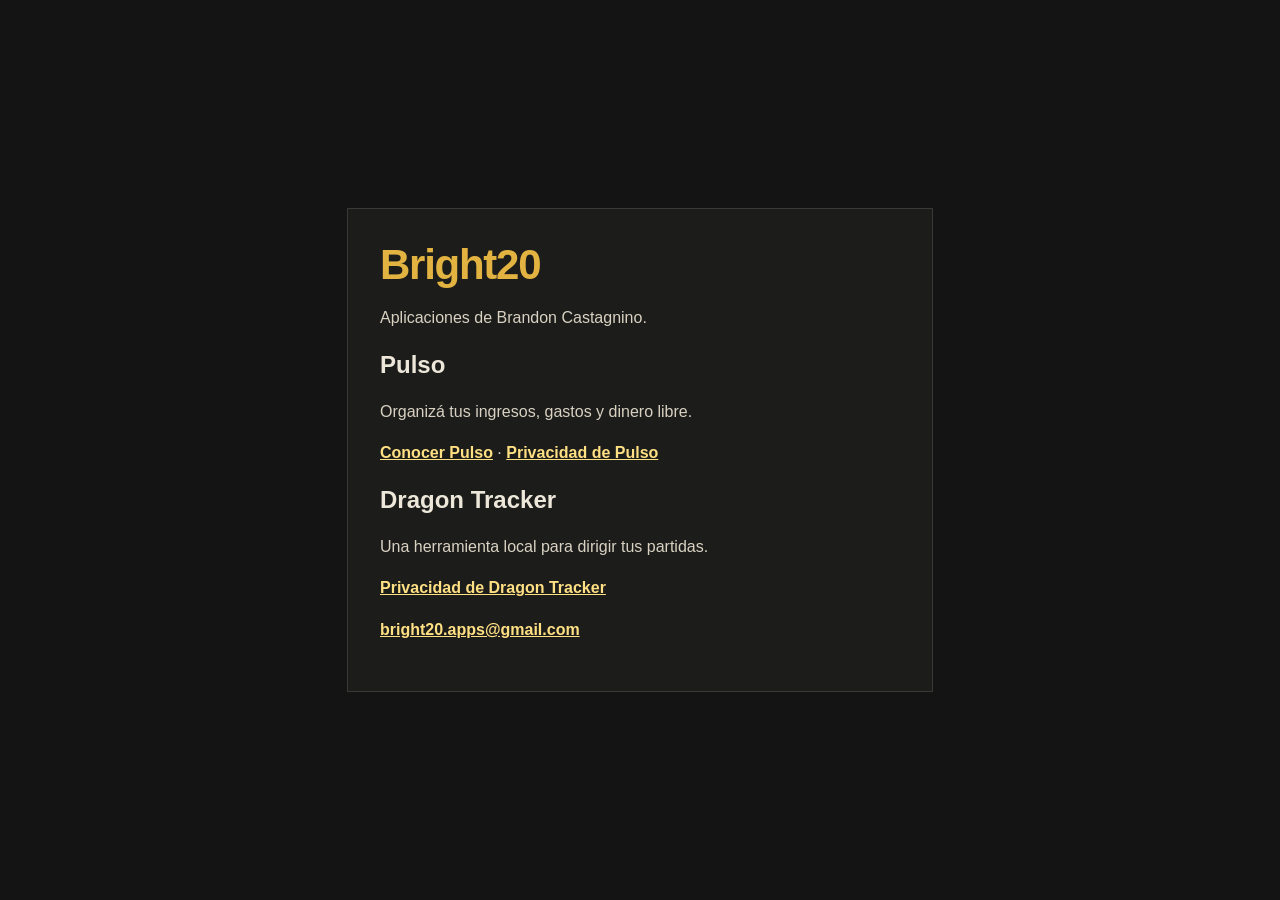
<file: index.html>
<!doctype html>
<html lang="es">
  <head>
    <meta charset="utf-8">
    <meta name="viewport" content="width=device-width, initial-scale=1">
    <meta name="theme-color" content="#141414">
    <meta name="description" content="Aplicaciones de Bright20 Apps: Pulso y Dragon Tracker. Información de privacidad y soporte.">
    <link rel="canonical" href="https://bright20apps.github.io/">
    <title>Bright20 Apps · Aplicaciones y soporte</title>
    <style>
      :root { color-scheme: dark; font-family: ui-sans-serif, -apple-system, BlinkMacSystemFont, "Segoe UI", sans-serif; background: #141414; color: #ece7d9; }
      body { display: grid; min-height: 100vh; margin: 0; place-items: center; }
      main { width: min(520px, calc(100% - 40px)); padding: 32px; border: 1px solid #3a3935; background: #1c1c1b; }
      h1 { margin: 0 0 12px; color: #e3b341; font-family: "Arial Narrow", sans-serif; font-size: 42px; letter-spacing: -0.03em; }
      p { color: #d9d2c2; line-height: 1.6; }
      a { color: #ffe083; font-weight: 700; }
    </style>
  </head>
  <body>
    <main>
      <h1>Bright20</h1>
      <p>Aplicaciones de Brandon Castagnino.</p>
      <h2>Pulso</h2>
      <p>Organizá tus ingresos, gastos y dinero libre.</p>
      <p><a href="./pulso/">Conocer Pulso</a> · <a href="./pulso/privacy/">Privacidad de Pulso</a></p>
      <h2>Dragon Tracker</h2>
      <p>Una herramienta local para dirigir tus partidas.</p>
      <p><a href="./dragon-tracker/privacy/">Privacidad de Dragon Tracker</a></p>
      <p><a href="mailto:bright20.apps@gmail.com">bright20.apps@gmail.com</a></p>
    </main>
  </body>
</html>
</file>
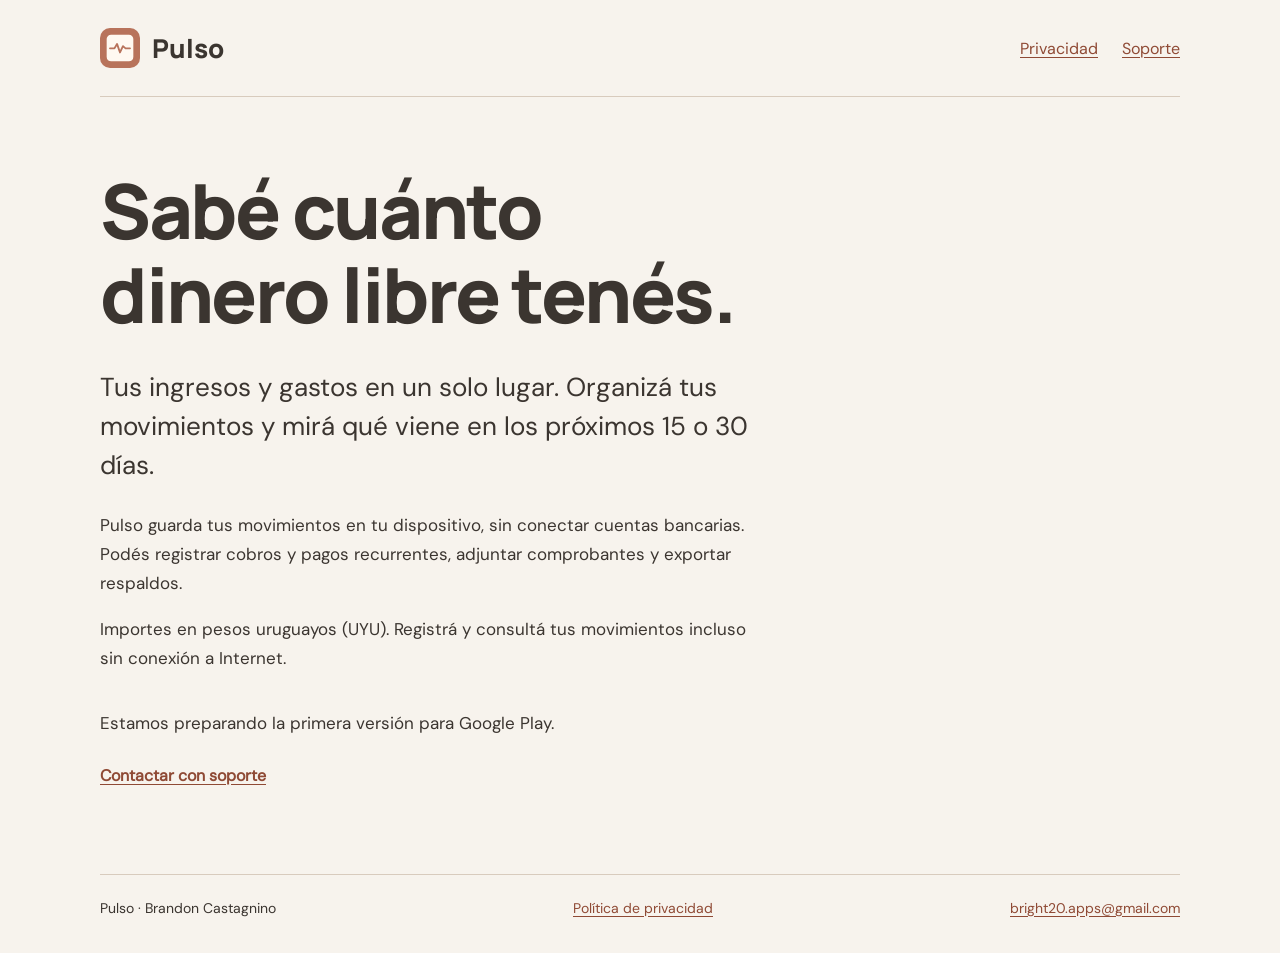
<file: pulso/index.html>
<!doctype html>
<html lang="es">
<head>
  <meta charset="utf-8"><meta name="viewport" content="width=device-width, initial-scale=1">
  <title>Pulso · Ingresos, gastos y dinero libre</title>
  <meta name="description" content="Pulso organiza tus ingresos y gastos y proyecta tu dinero libre para los próximos 15 o 30 días.">
  <link rel="stylesheet" href="style.css"><link rel="icon" href="icon.svg" type="image/svg+xml">
</head>
<body>
  <header><a class="brand" href="index.html"><img src="icon.svg" alt="" width="40" height="40">Pulso</a><nav aria-label="Principal"><a href="privacy/">Privacidad</a><a href="mailto:bright20.apps@gmail.com">Soporte</a></nav></header>
  <main class="landing">
    <h1>Sabé cuánto<br>dinero libre tenés.</h1>
    <p class="intro">Tus ingresos y gastos en un solo lugar. Organizá tus movimientos y mirá qué viene en los próximos 15 o 30 días.</p>
    <p>Pulso guarda tus movimientos en tu dispositivo, sin conectar cuentas bancarias. Podés registrar cobros y pagos recurrentes, adjuntar comprobantes y exportar respaldos.</p>
    <p>Importes en pesos uruguayos (UYU). Registrá y consultá tus movimientos incluso sin conexión a Internet.</p>
    <p class="availability">Estamos preparando la primera versión para Google Play.</p>
    <a class="contact" href="mailto:bright20.apps@gmail.com">Contactar con soporte</a>
  </main>
  <footer><p>Pulso · Brandon Castagnino</p><a href="privacy/">Política de privacidad</a><a href="mailto:bright20.apps@gmail.com">bright20.apps@gmail.com</a></footer>
</body>
</html>
</file>
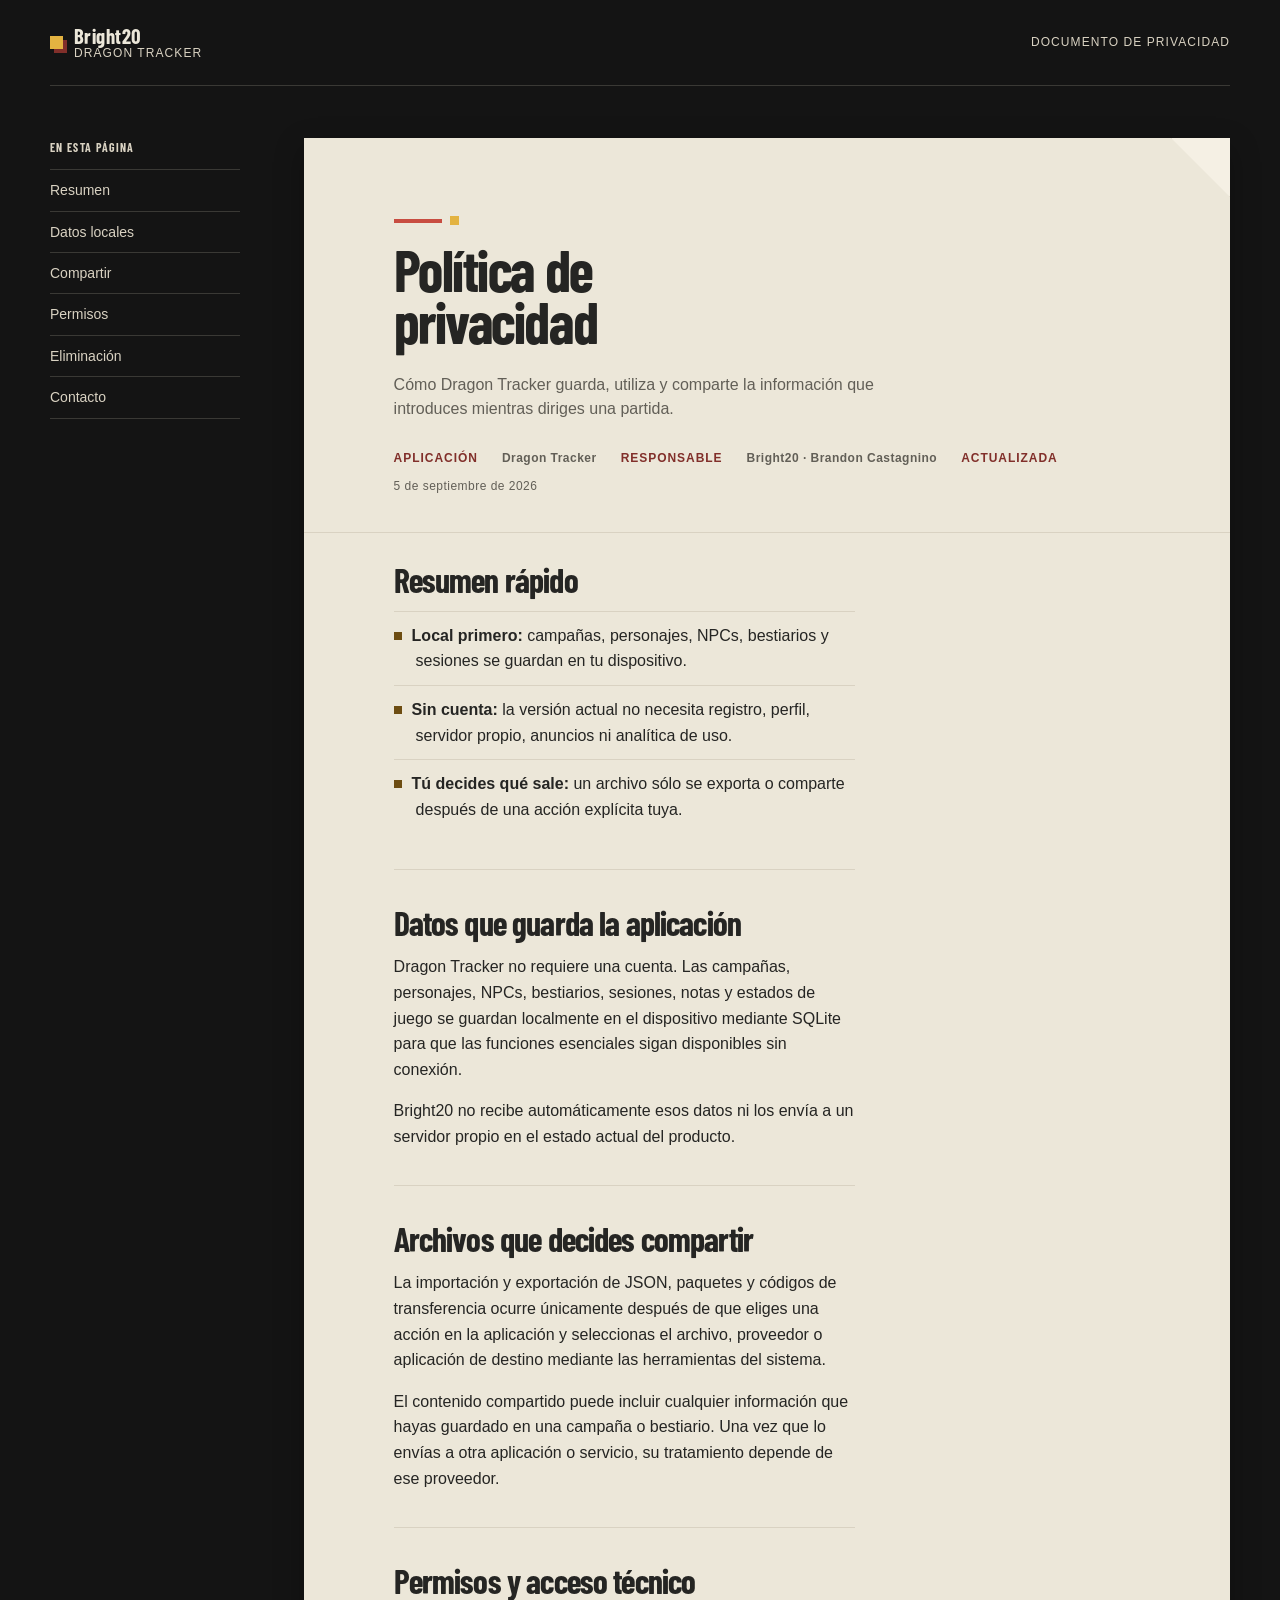
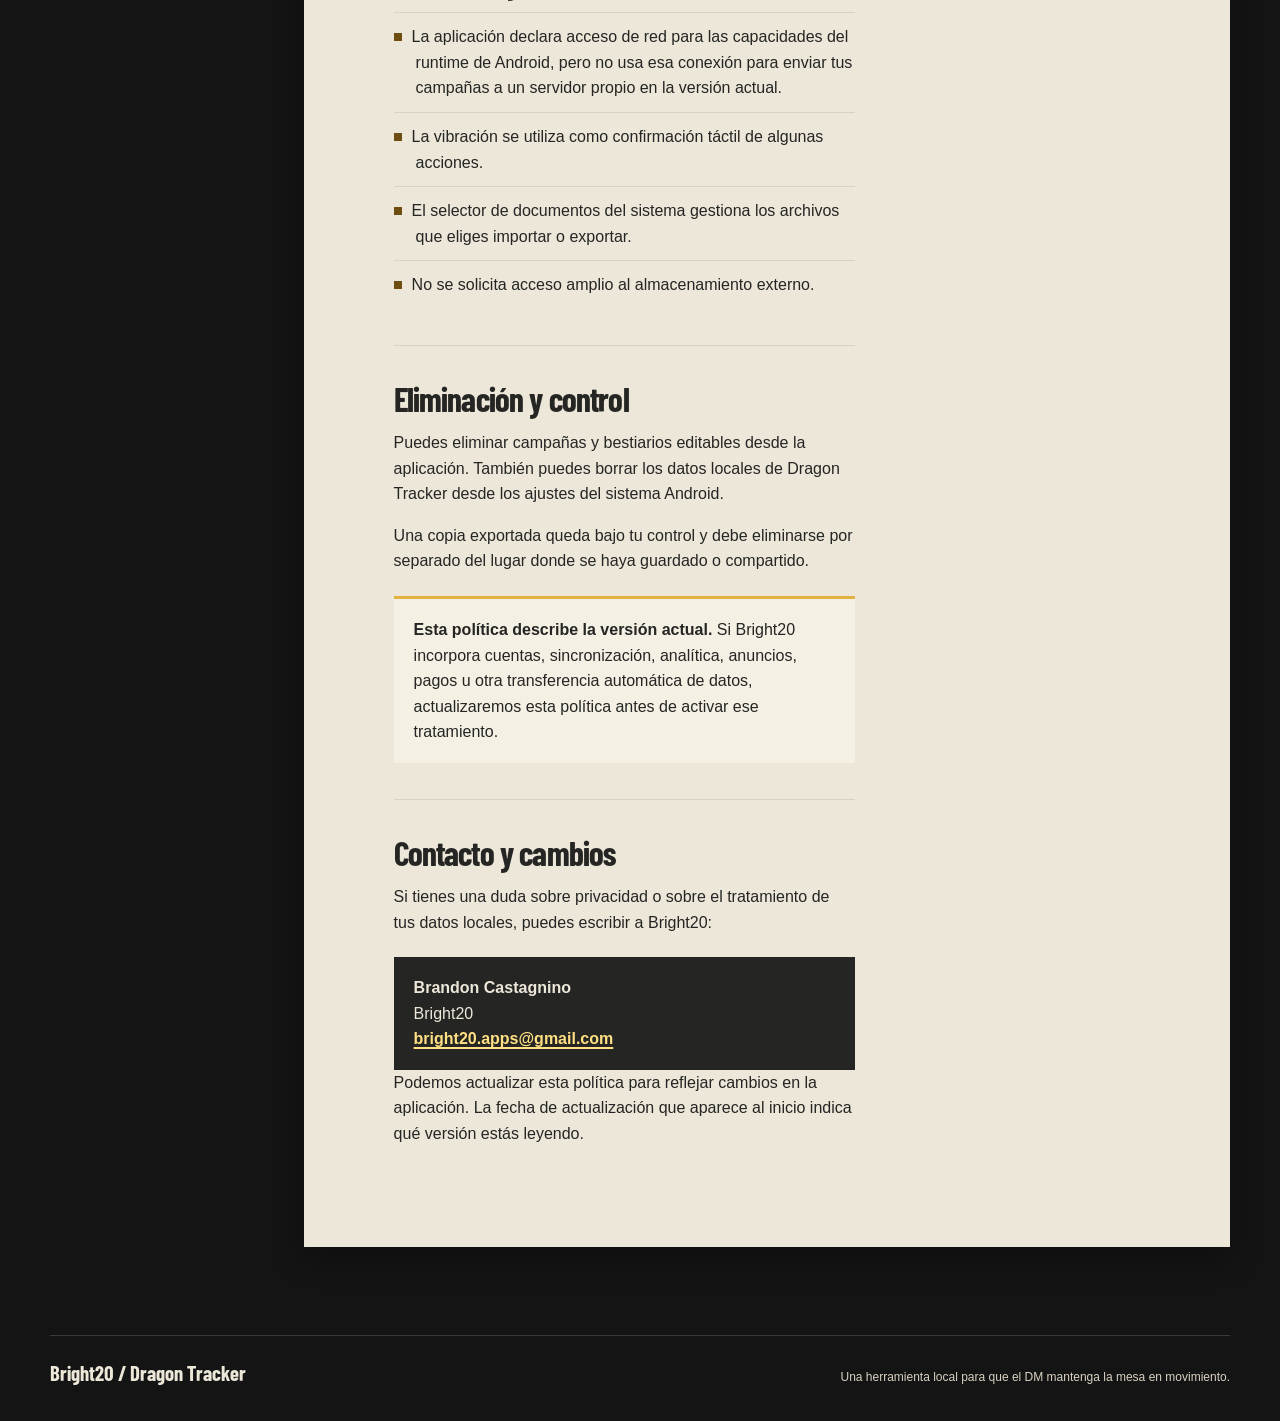
<file: dragon-tracker/privacy/index.html>
<!doctype html>
<html lang="es">
  <head>
    <meta charset="utf-8">
    <meta name="viewport" content="width=device-width, initial-scale=1">
    <meta name="theme-color" content="#141414">
    <meta name="description" content="Política de privacidad de Dragon Tracker, una herramienta local para Dungeon Masters de D&D.">
    <title>Política de privacidad · Dragon Tracker</title>
    <link rel="stylesheet" href="./privacy.css">
  </head>
  <body>
    <a class="skip-link" href="#contenido">Saltar al contenido</a>

    <div class="site-shell">
      <header class="site-header">
        <a class="brand" href="./" aria-label="Dragon Tracker, Bright20">
          <span class="brand-mark" aria-hidden="true"></span>
          <span>
            <span class="brand-name">Bright20</span>
            <span class="brand-product">Dragon Tracker</span>
          </span>
        </a>
        <p class="header-note">Documento de privacidad</p>
      </header>

      <main id="contenido" class="reading-grid">
        <aside class="toc" aria-label="Índice de la política">
          <h2>En esta página</h2>
          <nav>
            <a href="#resumen">Resumen</a>
            <a href="#datos">Datos locales</a>
            <a href="#compartir">Compartir</a>
            <a href="#permisos">Permisos</a>
            <a href="#eliminacion">Eliminación</a>
            <a href="#contacto">Contacto</a>
          </nav>
        </aside>

        <article class="paper">
          <header class="article-hero">
            <div class="title-rule" aria-hidden="true"><span></span></div>
            <h1>Política de privacidad</h1>
            <p class="lead">Cómo Dragon Tracker guarda, utiliza y comparte la información que introduces mientras diriges una partida.</p>
            <div class="meta-row">
              <span>Aplicación</span>
              <strong>Dragon Tracker</strong>
              <span>Responsable</span>
              <strong>Bright20 · Brandon Castagnino</strong>
              <span>Actualizada</span>
              <time datetime="2026-09-05">5 de septiembre de 2026</time>
            </div>
          </header>

          <div class="article-body">
            <section id="resumen" class="summary" aria-labelledby="resumen-titulo">
              <h2 id="resumen-titulo">Resumen rápido</h2>
              <ul>
                <li><strong>Local primero:</strong> campañas, personajes, NPCs, bestiarios y sesiones se guardan en tu dispositivo.</li>
                <li><strong>Sin cuenta:</strong> la versión actual no necesita registro, perfil, servidor propio, anuncios ni analítica de uso.</li>
                <li><strong>Tú decides qué sale:</strong> un archivo sólo se exporta o comparte después de una acción explícita tuya.</li>
              </ul>
            </section>

            <section id="datos" aria-labelledby="datos-titulo">
              <h2 id="datos-titulo">Datos que guarda la aplicación</h2>
              <p>Dragon Tracker no requiere una cuenta. Las campañas, personajes, NPCs, bestiarios, sesiones, notas y estados de juego se guardan localmente en el dispositivo mediante SQLite para que las funciones esenciales sigan disponibles sin conexión.</p>
              <p>Bright20 no recibe automáticamente esos datos ni los envía a un servidor propio en el estado actual del producto.</p>
            </section>

            <section id="compartir" aria-labelledby="compartir-titulo">
              <h2 id="compartir-titulo">Archivos que decides compartir</h2>
              <p>La importación y exportación de JSON, paquetes y códigos de transferencia ocurre únicamente después de que eliges una acción en la aplicación y seleccionas el archivo, proveedor o aplicación de destino mediante las herramientas del sistema.</p>
              <p>El contenido compartido puede incluir cualquier información que hayas guardado en una campaña o bestiario. Una vez que lo envías a otra aplicación o servicio, su tratamiento depende de ese proveedor.</p>
            </section>

            <section id="permisos" aria-labelledby="permisos-titulo">
              <h2 id="permisos-titulo">Permisos y acceso técnico</h2>
              <ul>
                <li>La aplicación declara acceso de red para las capacidades del runtime de Android, pero no usa esa conexión para enviar tus campañas a un servidor propio en la versión actual.</li>
                <li>La vibración se utiliza como confirmación táctil de algunas acciones.</li>
                <li>El selector de documentos del sistema gestiona los archivos que eliges importar o exportar.</li>
                <li>No se solicita acceso amplio al almacenamiento externo.</li>
              </ul>
            </section>

            <section id="eliminacion" aria-labelledby="eliminacion-titulo">
              <h2 id="eliminacion-titulo">Eliminación y control</h2>
              <p>Puedes eliminar campañas y bestiarios editables desde la aplicación. También puedes borrar los datos locales de Dragon Tracker desde los ajustes del sistema Android.</p>
              <p>Una copia exportada queda bajo tu control y debe eliminarse por separado del lugar donde se haya guardado o compartido.</p>
              <div class="note">
                <p><strong>Esta política describe la versión actual.</strong> Si Bright20 incorpora cuentas, sincronización, analítica, anuncios, pagos u otra transferencia automática de datos, actualizaremos esta política antes de activar ese tratamiento.</p>
              </div>
            </section>

            <section id="contacto" aria-labelledby="contacto-titulo">
              <h2 id="contacto-titulo">Contacto y cambios</h2>
              <p>Si tienes una duda sobre privacidad o sobre el tratamiento de tus datos locales, puedes escribir a Bright20:</p>
              <div class="contact-block">
                <p><strong>Brandon Castagnino</strong><br>Bright20<br><a href="mailto:bright20.apps@gmail.com">bright20.apps@gmail.com</a></p>
              </div>
              <p>Podemos actualizar esta política para reflejar cambios en la aplicación. La fecha de actualización que aparece al inicio indica qué versión estás leyendo.</p>
            </section>
          </div>
        </article>
      </main>

      <footer class="site-footer">
        <p class="footer-brand">Bright20 / Dragon Tracker</p>
        <p>Una herramienta local para que el DM mantenga la mesa en movimiento.</p>
      </footer>
    </div>
  </body>
</html>
</file>
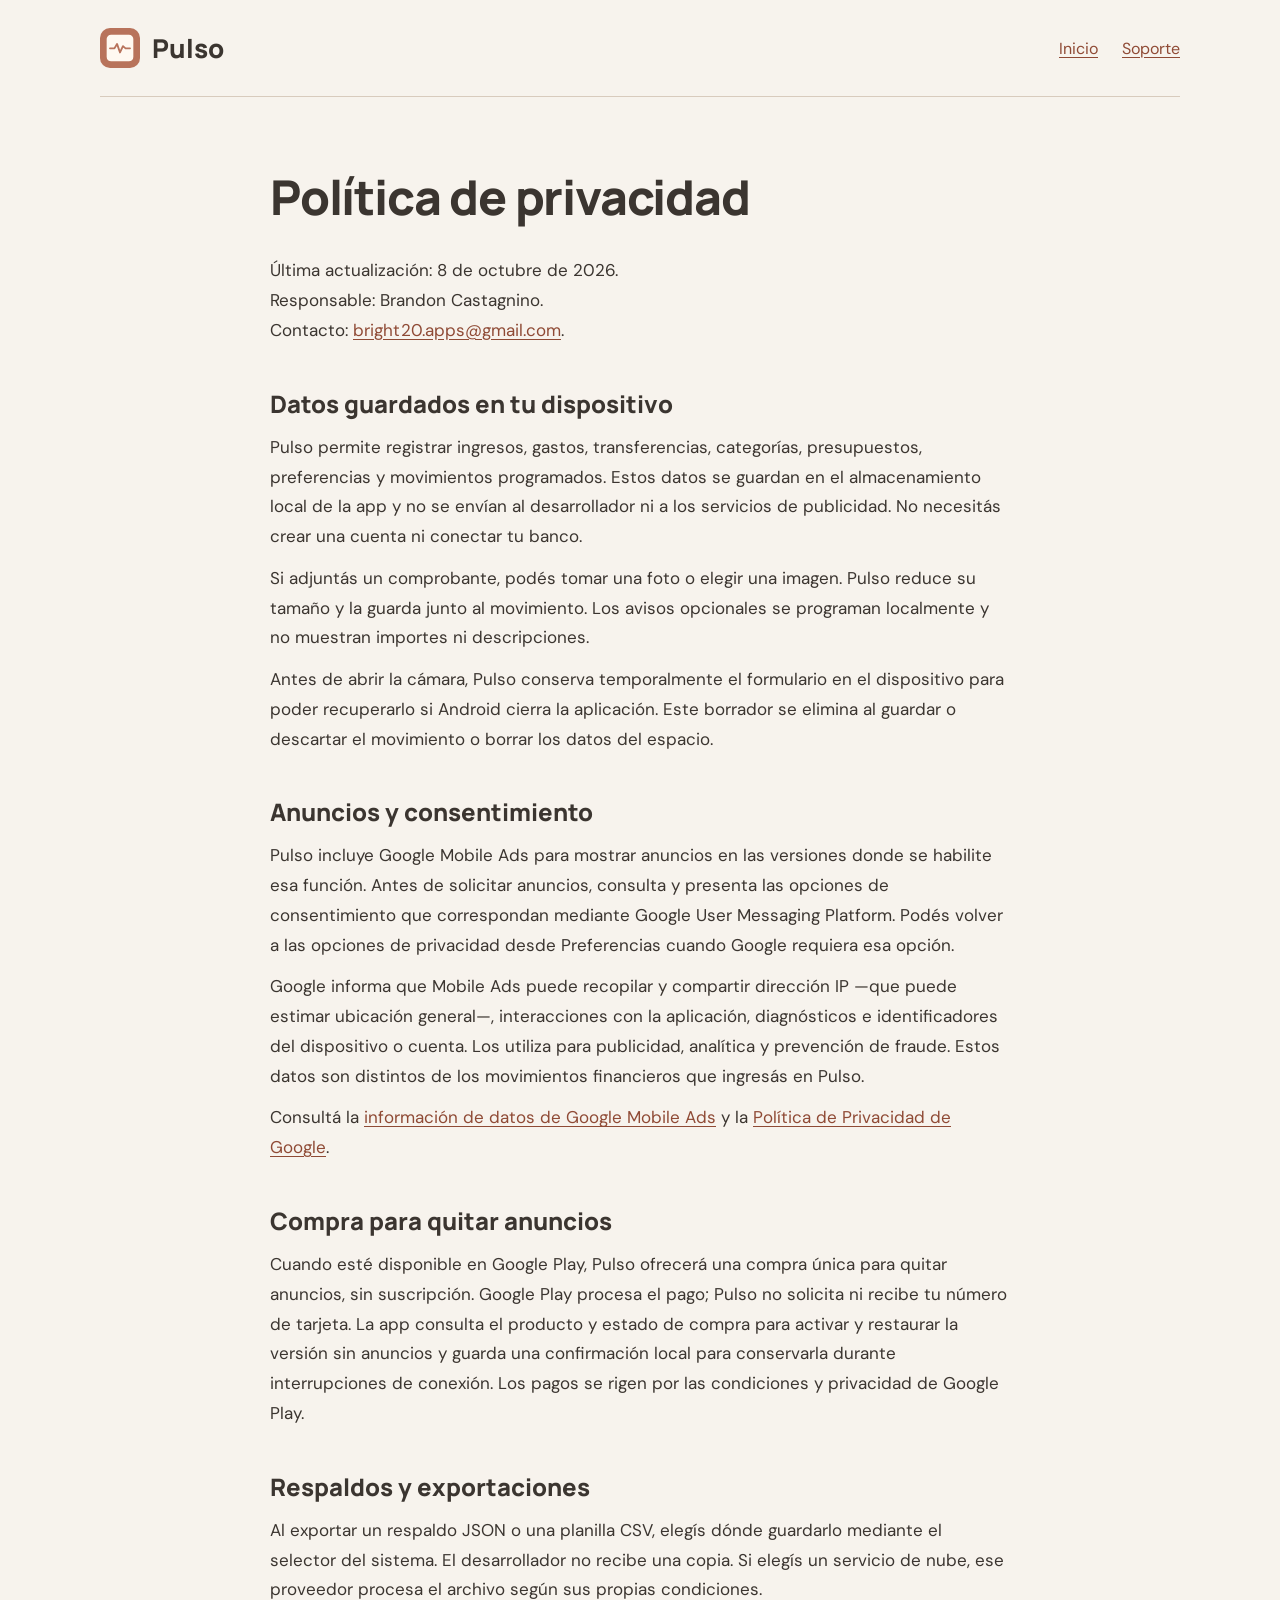
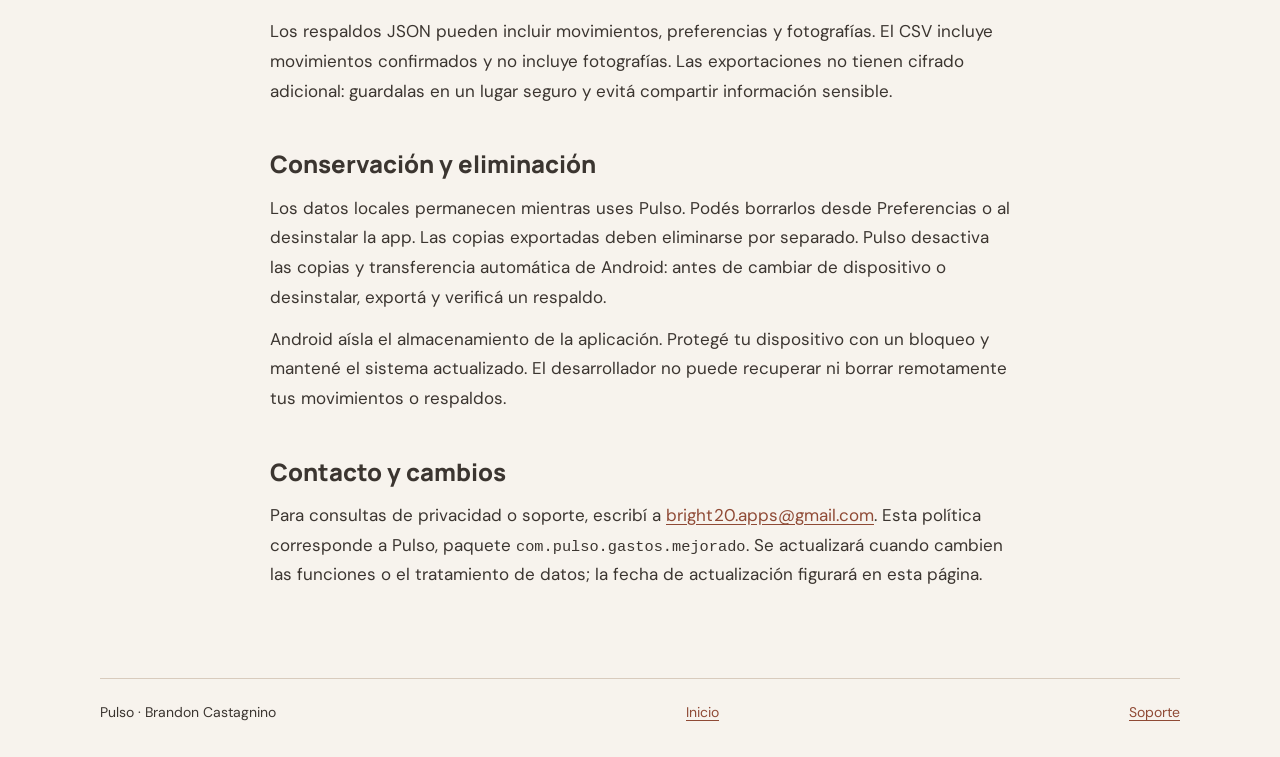
<file: pulso/privacy/index.html>
<!doctype html>
<html lang="es">
<head><meta charset="utf-8"><meta name="viewport" content="width=device-width, initial-scale=1"><title>Política de privacidad · Pulso</title><link rel="stylesheet" href="../style.css"><link rel="icon" href="../icon.svg" type="image/svg+xml"></head>
<body>
  <header><a class="brand" href="../"><img src="../icon.svg" alt="" width="40" height="40">Pulso</a><nav aria-label="Principal"><a href="../">Inicio</a><a href="mailto:bright20.apps@gmail.com">Soporte</a></nav></header>
  <main class="policy">
    <h1>Política de privacidad</h1>
    <p>Última actualización: 8 de octubre de 2026.<br>Responsable: Brandon Castagnino.<br>Contacto: <a href="mailto:bright20.apps@gmail.com">bright20.apps@gmail.com</a>.</p>
    <h2>Datos guardados en tu dispositivo</h2>
    <p>Pulso permite registrar ingresos, gastos, transferencias, categorías, presupuestos, preferencias y movimientos programados. Estos datos se guardan en el almacenamiento local de la app y no se envían al desarrollador ni a los servicios de publicidad. No necesitás crear una cuenta ni conectar tu banco.</p>
    <p>Si adjuntás un comprobante, podés tomar una foto o elegir una imagen. Pulso reduce su tamaño y la guarda junto al movimiento. Los avisos opcionales se programan localmente y no muestran importes ni descripciones.</p>
    <p>Antes de abrir la cámara, Pulso conserva temporalmente el formulario en el dispositivo para poder recuperarlo si Android cierra la aplicación. Este borrador se elimina al guardar o descartar el movimiento o borrar los datos del espacio.</p>
    <h2>Anuncios y consentimiento</h2>
    <p>Pulso incluye Google Mobile Ads para mostrar anuncios en las versiones donde se habilite esa función. Antes de solicitar anuncios, consulta y presenta las opciones de consentimiento que correspondan mediante Google User Messaging Platform. Podés volver a las opciones de privacidad desde Preferencias cuando Google requiera esa opción.</p>
    <p>Google informa que Mobile Ads puede recopilar y compartir dirección IP —que puede estimar ubicación general—, interacciones con la aplicación, diagnósticos e identificadores del dispositivo o cuenta. Los utiliza para publicidad, analítica y prevención de fraude. Estos datos son distintos de los movimientos financieros que ingresás en Pulso.</p>
    <p>Consultá la <a href="https://developers.google.com/admob/android/privacy/play-data-disclosure?hl=es">información de datos de Google Mobile Ads</a> y la <a href="https://policies.google.com/privacy?hl=es">Política de Privacidad de Google</a>.</p>
    <h2>Compra para quitar anuncios</h2>
    <p>Cuando esté disponible en Google Play, Pulso ofrecerá una compra única para quitar anuncios, sin suscripción. Google Play procesa el pago; Pulso no solicita ni recibe tu número de tarjeta. La app consulta el producto y estado de compra para activar y restaurar la versión sin anuncios y guarda una confirmación local para conservarla durante interrupciones de conexión. Los pagos se rigen por las condiciones y privacidad de Google Play.</p>
    <h2>Respaldos y exportaciones</h2>
    <p>Al exportar un respaldo JSON o una planilla CSV, elegís dónde guardarlo mediante el selector del sistema. El desarrollador no recibe una copia. Si elegís un servicio de nube, ese proveedor procesa el archivo según sus propias condiciones.</p>
    <p>Los respaldos JSON pueden incluir movimientos, preferencias y fotografías. El CSV incluye movimientos confirmados y no incluye fotografías. Las exportaciones no tienen cifrado adicional: guardalas en un lugar seguro y evitá compartir información sensible.</p>
    <h2>Conservación y eliminación</h2>
    <p>Los datos locales permanecen mientras uses Pulso. Podés borrarlos desde Preferencias o al desinstalar la app. Las copias exportadas deben eliminarse por separado. Pulso desactiva las copias y transferencia automática de Android: antes de cambiar de dispositivo o desinstalar, exportá y verificá un respaldo.</p>
    <p>Android aísla el almacenamiento de la aplicación. Protegé tu dispositivo con un bloqueo y mantené el sistema actualizado. El desarrollador no puede recuperar ni borrar remotamente tus movimientos o respaldos.</p>
    <h2>Contacto y cambios</h2>
    <p>Para consultas de privacidad o soporte, escribí a <a href="mailto:bright20.apps@gmail.com">bright20.apps@gmail.com</a>. Esta política corresponde a Pulso, paquete <code>com.pulso.gastos.mejorado</code>. Se actualizará cuando cambien las funciones o el tratamiento de datos; la fecha de actualización figurará en esta página.</p>
  </main>
  <footer><p>Pulso · Brandon Castagnino</p><a href="../">Inicio</a><a href="mailto:bright20.apps@gmail.com">Soporte</a></footer>
</body>
</html>
</file>
<file: pulso/style.css>
@font-face{font-family:DM;src:url(fonts/dm-sans.woff2) format("woff2");font-display:swap}
@font-face{font-family:Manrope;src:url(fonts/manrope.woff2) format("woff2");font-display:swap}
:root{color-scheme:light;--paper:#f7f3ed;--ink:#3b3530;--accent:#8f4a35;--line:#d8cbbd;font-family:DM,sans-serif;color:var(--ink);background:var(--paper)}
*{box-sizing:border-box}body{margin:0}a{color:var(--accent);text-underline-offset:.2em}a:focus-visible{outline:3px solid var(--accent);outline-offset:5px}::selection{background:#e9cbbb}
header,footer{width:min(1080px,100% - 48px);margin:auto;display:flex;align-items:center;justify-content:space-between;gap:24px}header{padding:28px 0;border-bottom:1px solid var(--line)}nav{display:flex;gap:24px}.brand{display:flex;align-items:center;gap:12px;font:800 26px Manrope,sans-serif;text-decoration:none;color:var(--ink)}.brand img{border-radius:10px}
main{width:min(1080px,100% - 48px);margin:72px auto 88px}.landing{max-width:1080px}.landing h1{font:800 clamp(40px,7vw,76px)/1.1 Manrope,sans-serif;letter-spacing:-.03em;margin:0 0 32px}.intro{font-size:clamp(20px,3vw,26px);max-width:650px;line-height:1.5}.landing p:not(.intro){max-width:650px;line-height:1.7;font-size:17px}.availability{margin-top:36px}.contact{display:inline-block;margin-top:10px;font-weight:600}.policy{max-width:740px}.policy h1{font:800 clamp(32px,5vw,48px)/1.15 Manrope,sans-serif;letter-spacing:-.025em}.policy h2{font:800 24px/1.3 Manrope,sans-serif;margin:42px 0 14px}.policy p{font-size:17px;line-height:1.75;margin:12px 0}.policy code{overflow-wrap:anywhere;font-size:.9em}footer{padding:24px 0 36px;border-top:1px solid var(--line);font-size:14px;flex-wrap:wrap}footer p{margin:0}@media(max-width:520px){header{align-items:flex-start;gap:12px}nav{gap:14px;font-size:14px;padding-top:10px}main{margin-top:48px}footer{gap:18px;align-items:flex-start;flex-direction:column}}
</file>
<file: dragon-tracker/privacy/privacy.css>
@font-face {
  font-family: "Barlow Cue";
  src: url("./BarlowCondensed-Bold.woff2") format("woff2");
  font-style: normal;
  font-weight: 800;
  font-display: swap;
}

:root {
  color-scheme: dark;
  --console: #141414;
  --console-raised: #1c1c1b;
  --console-line: #3a3935;
  --paper: #ece7d9;
  --paper-strong: #f5f0e4;
  --paper-dim: #d9d2c2;
  --graphite: #252523;
  --graphite-soft: #625f57;
  --amber: #e3b341;
  --amber-dark: #6d4d12;
  --red: #c84d41;
  --red-dark: #812f2a;
  --focus: #ffe083;
  --measure: 72ch;
  --display-size: 58px;
  --headline-size: 34px;
  --title-size: 21px;
  --reading-size: 16px;
  --label-size: 12px;
}

* {
  box-sizing: border-box;
}

html {
  background: var(--console);
  scroll-behavior: smooth;
}

body {
  min-width: 320px;
  margin: 0;
  background: var(--console);
  color: var(--paper);
  font-family: ui-sans-serif, -apple-system, BlinkMacSystemFont, "Segoe UI", sans-serif;
  font-size: 16px;
  line-height: 1.6;
}

::selection {
  background: var(--amber);
  color: var(--graphite);
}

a {
  color: var(--amber);
  text-decoration-thickness: 0.12em;
  text-underline-offset: 0.18em;
}

a:hover {
  color: var(--focus);
}

a:focus-visible,
button:focus-visible {
  outline: 3px solid var(--focus);
  outline-offset: 4px;
}

.skip-link {
  position: fixed;
  z-index: 10;
  top: 12px;
  left: 12px;
  padding: 8px 12px;
  background: var(--amber);
  color: var(--graphite);
  font-weight: 800;
  transform: translateY(-150%);
}

.skip-link:focus {
  transform: translateY(0);
}

.site-shell {
  width: min(1180px, calc(100% - 32px));
  margin: 0 auto;
}

.site-header {
  display: flex;
  align-items: center;
  justify-content: space-between;
  min-height: 86px;
  border-bottom: 1px solid var(--console-line);
}

.brand {
  display: inline-flex;
  align-items: center;
  gap: 11px;
  color: var(--paper);
  text-decoration: none;
}

.brand-mark {
  width: 13px;
  height: 13px;
  background: var(--amber);
  box-shadow: 4px 4px 0 var(--red-dark);
}

.brand-name,
.brand-product {
  display: block;
}

.brand-name {
  font-family: "Barlow Cue", "Arial Narrow", sans-serif;
  font-size: var(--title-size);
  font-weight: 800;
  letter-spacing: 0.02em;
  line-height: 1;
}

.brand-product,
.header-note {
  color: var(--paper-dim);
  font-size: var(--label-size);
  letter-spacing: 0.09em;
  line-height: 1.2;
  text-transform: uppercase;
}

.header-note {
  margin: 0;
}

.reading-grid {
  display: grid;
  grid-template-columns: 190px minmax(0, 1fr);
  align-items: start;
  gap: clamp(24px, 5vw, 72px);
  padding: 52px 0 88px;
}

.toc {
  position: sticky;
  top: 24px;
}

.toc h2 {
  margin: 0 0 12px;
  color: var(--paper-dim);
  font-size: var(--label-size);
  font-weight: 800;
  letter-spacing: 0.11em;
  text-transform: uppercase;
}

.toc nav {
  display: grid;
  border-top: 1px solid var(--console-line);
}

.toc a {
  display: block;
  padding: 9px 0;
  border-bottom: 1px solid var(--console-line);
  color: var(--paper-dim);
  font-size: 14px;
  text-decoration: none;
}

.toc a:hover,
.toc a:focus-visible {
  color: var(--focus);
}

.paper {
  position: relative;
  overflow: hidden;
  background: var(--paper);
  color: var(--graphite);
  box-shadow: 0 10px 28px rgb(0 0 0 / 28%);
}

.paper::before {
  position: absolute;
  top: 0;
  right: 0;
  width: 58px;
  height: 58px;
  border-bottom: 1px solid var(--paper-dim);
  border-left: 1px solid var(--paper-dim);
  background: var(--paper-strong);
  content: "";
  clip-path: polygon(100% 0, 100% 100%, 0 0);
}

.article-hero {
  padding: clamp(34px, 7vw, 78px) clamp(24px, 7vw, 90px) 36px;
  border-bottom: 1px solid var(--paper-dim);
}

.title-rule {
  display: flex;
  align-items: center;
  gap: 8px;
  margin-bottom: 18px;
}

.title-rule::before {
  width: 48px;
  height: 4px;
  background: var(--red);
  content: "";
}

.title-rule span {
  width: 9px;
  height: 9px;
  background: var(--amber);
}

h1,
h2,
h3 {
  font-family: "Barlow Cue", "Arial Narrow", sans-serif;
  font-weight: 800;
  letter-spacing: -0.025em;
}

h1 {
  max-width: 9ch;
  margin: 0;
  font-size: var(--display-size);
  line-height: 0.9;
}

.lead {
  max-width: 58ch;
  margin: 26px 0 0;
  color: var(--graphite-soft);
  font-size: var(--reading-size);
  line-height: 1.5;
}

.meta-row {
  display: flex;
  flex-wrap: wrap;
  gap: 8px 24px;
  margin-top: 28px;
  color: var(--graphite-soft);
  font-size: var(--label-size);
  letter-spacing: 0.04em;
}

.meta-row span {
  color: var(--red-dark);
  font-weight: 800;
  letter-spacing: 0.08em;
  text-transform: uppercase;
}

.article-body {
  max-width: var(--measure);
  padding: 0 clamp(24px, 7vw, 90px) 64px;
}

.article-body section {
  padding: 36px 0;
  border-bottom: 1px solid var(--paper-dim);
  scroll-margin-top: 24px;
}

.article-body section:last-child {
  border-bottom: 0;
}

.article-body h2 {
  margin: 0 0 14px;
  font-size: var(--headline-size);
  line-height: 1;
}

.article-body h3 {
  margin: 26px 0 8px;
  font-size: var(--title-size);
  line-height: 1.1;
}

.article-body p {
  margin: 0 0 16px;
}

.article-body p:last-child {
  margin-bottom: 0;
}

.article-body ul {
  margin: 0;
  padding: 0;
  list-style: none;
}

.article-body li {
  padding: 11px 0 11px 22px;
  border-top: 1px solid var(--paper-dim);
}

.article-body li::before {
  display: inline-block;
  width: 8px;
  height: 8px;
  margin: 0 10px 1px -22px;
  background: var(--amber-dark);
  content: "";
}

.summary {
  padding-top: 30px !important;
}

.summary strong {
  font-weight: 800;
}

.note,
.contact-block {
  margin-top: 22px;
  padding: 18px 20px;
}

.note {
  background: var(--paper-strong);
  border-top: 3px solid var(--amber);
}

.note p,
.contact-block p {
  margin: 0;
}

.contact-block {
  background: var(--graphite);
  color: var(--paper);
}

.contact-block a {
  color: var(--focus);
  font-weight: 800;
}

.site-footer {
  display: flex;
  align-items: baseline;
  justify-content: space-between;
  gap: 20px;
  padding: 20px 0 32px;
  border-top: 1px solid var(--console-line);
  color: var(--paper-dim);
  font-size: var(--label-size);
}

.site-footer p {
  margin: 0;
}

.footer-brand {
  color: var(--paper);
  font-family: "Barlow Cue", "Arial Narrow", sans-serif;
  font-size: var(--title-size);
  font-weight: 800;
}

@media (max-width: 780px) {
  :root {
    --display-size: 52px;
  }

  .reading-grid {
    display: block;
    padding-top: 28px;
  }

  .toc {
    position: static;
    margin-bottom: 28px;
  }

  .toc nav {
    display: flex;
    gap: 0 18px;
    overflow-x: auto;
    border-top: 0;
    scrollbar-width: thin;
  }

  .toc a {
    flex: 0 0 auto;
    padding: 7px 0 9px;
    border-bottom: 2px solid var(--console-line);
    font-size: var(--label-size);
    white-space: nowrap;
  }

  .toc a:first-child {
    border-bottom-color: var(--amber);
  }
}

@media (max-width: 520px) {
  :root {
    --display-size: 48px;
  }

  .site-shell {
    width: min(100% - 20px, 1180px);
  }

  .site-header {
    min-height: 74px;
  }

  .header-note {
    display: none;
  }

  .article-hero {
    padding: 34px 20px 30px;
  }

  .article-body {
    padding: 0 20px 42px;
  }

  .site-footer {
    display: block;
  }

  .site-footer p + p {
    margin-top: 8px;
  }
}

@media print {
  :root {
    color-scheme: light;
  }

  body,
  .paper {
    background: var(--paper-strong);
    color: var(--graphite);
  }

  body {
    font-size: 11pt;
  }

  .site-header,
  .site-footer,
  .toc {
    color: var(--graphite);
  }

  .site-header {
    border-color: var(--graphite-soft);
  }

  .reading-grid {
    display: block;
    padding: 24px 0;
  }

  .toc,
  .paper::before {
    display: none;
  }

  .paper {
    box-shadow: none;
  }

  a {
    color: var(--graphite);
  }
}

@media (prefers-reduced-motion: reduce) {
  html {
    scroll-behavior: auto;
  }
}
</file>
